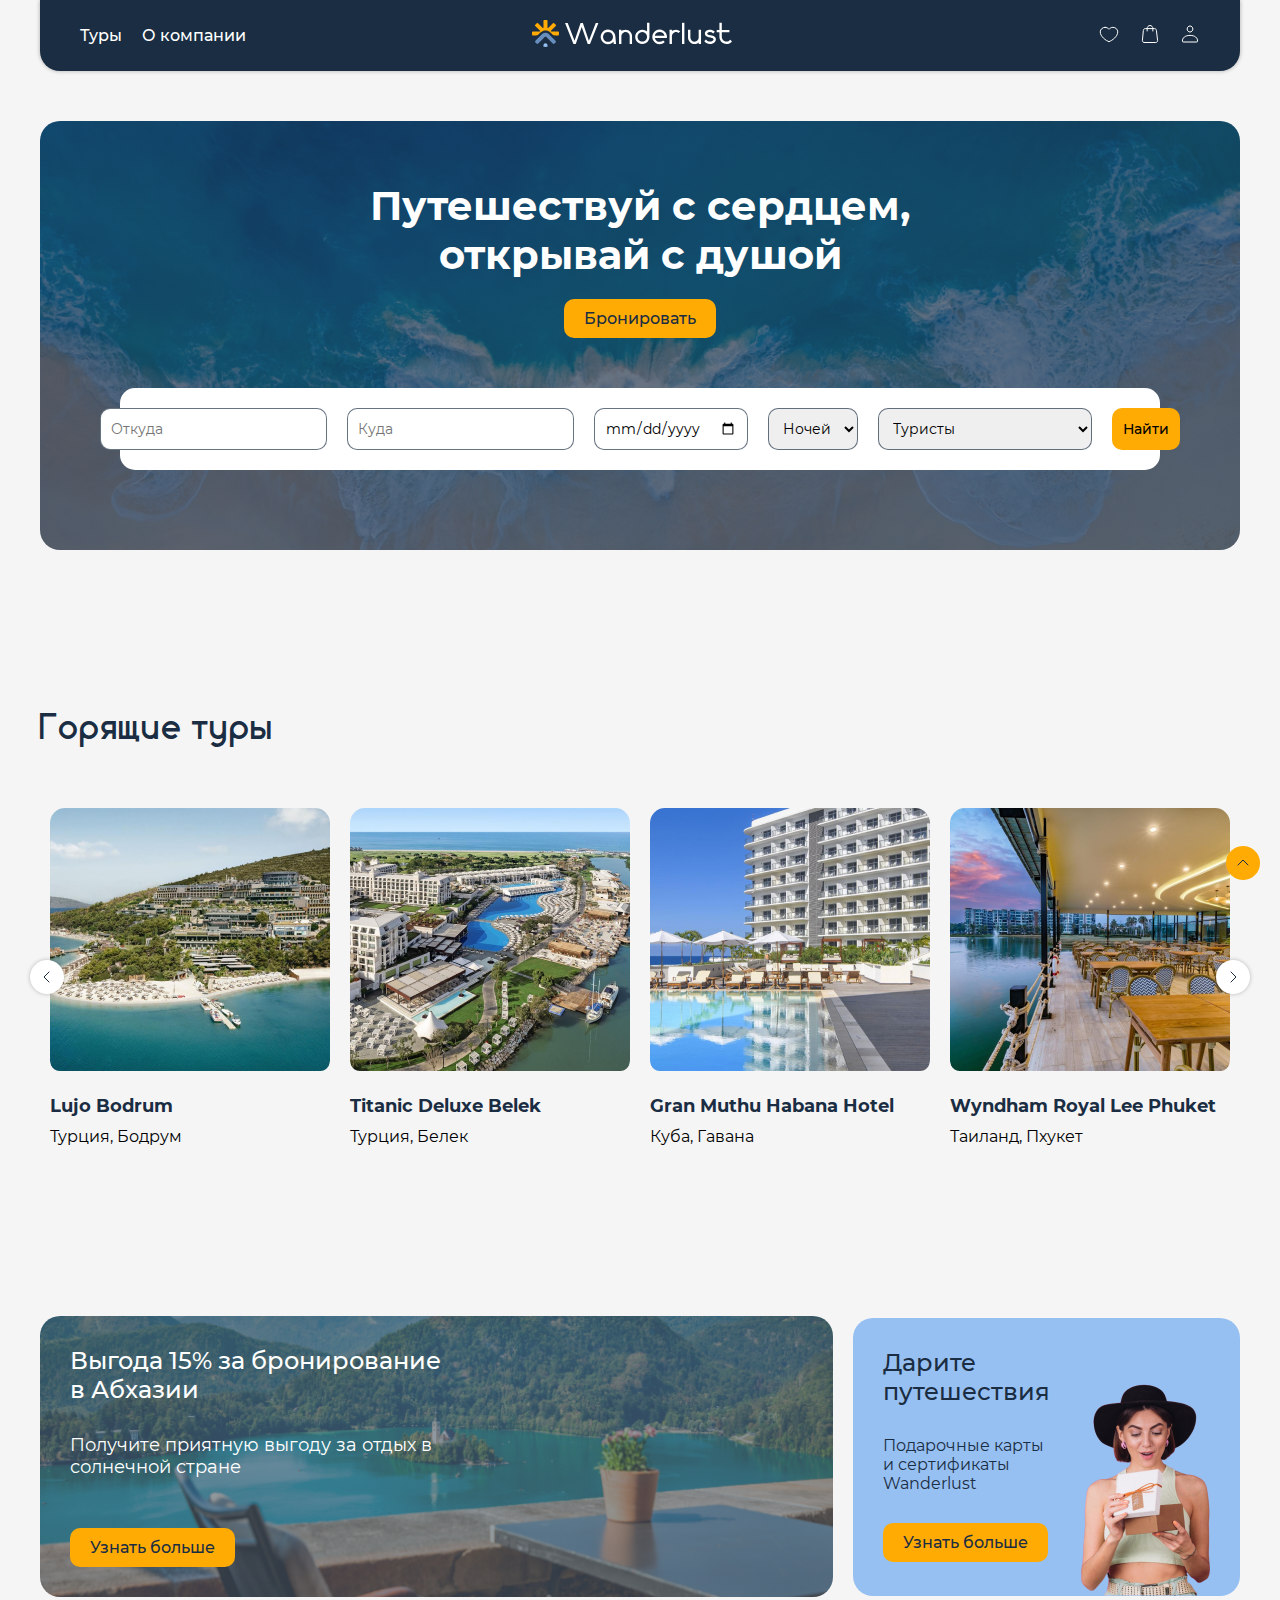
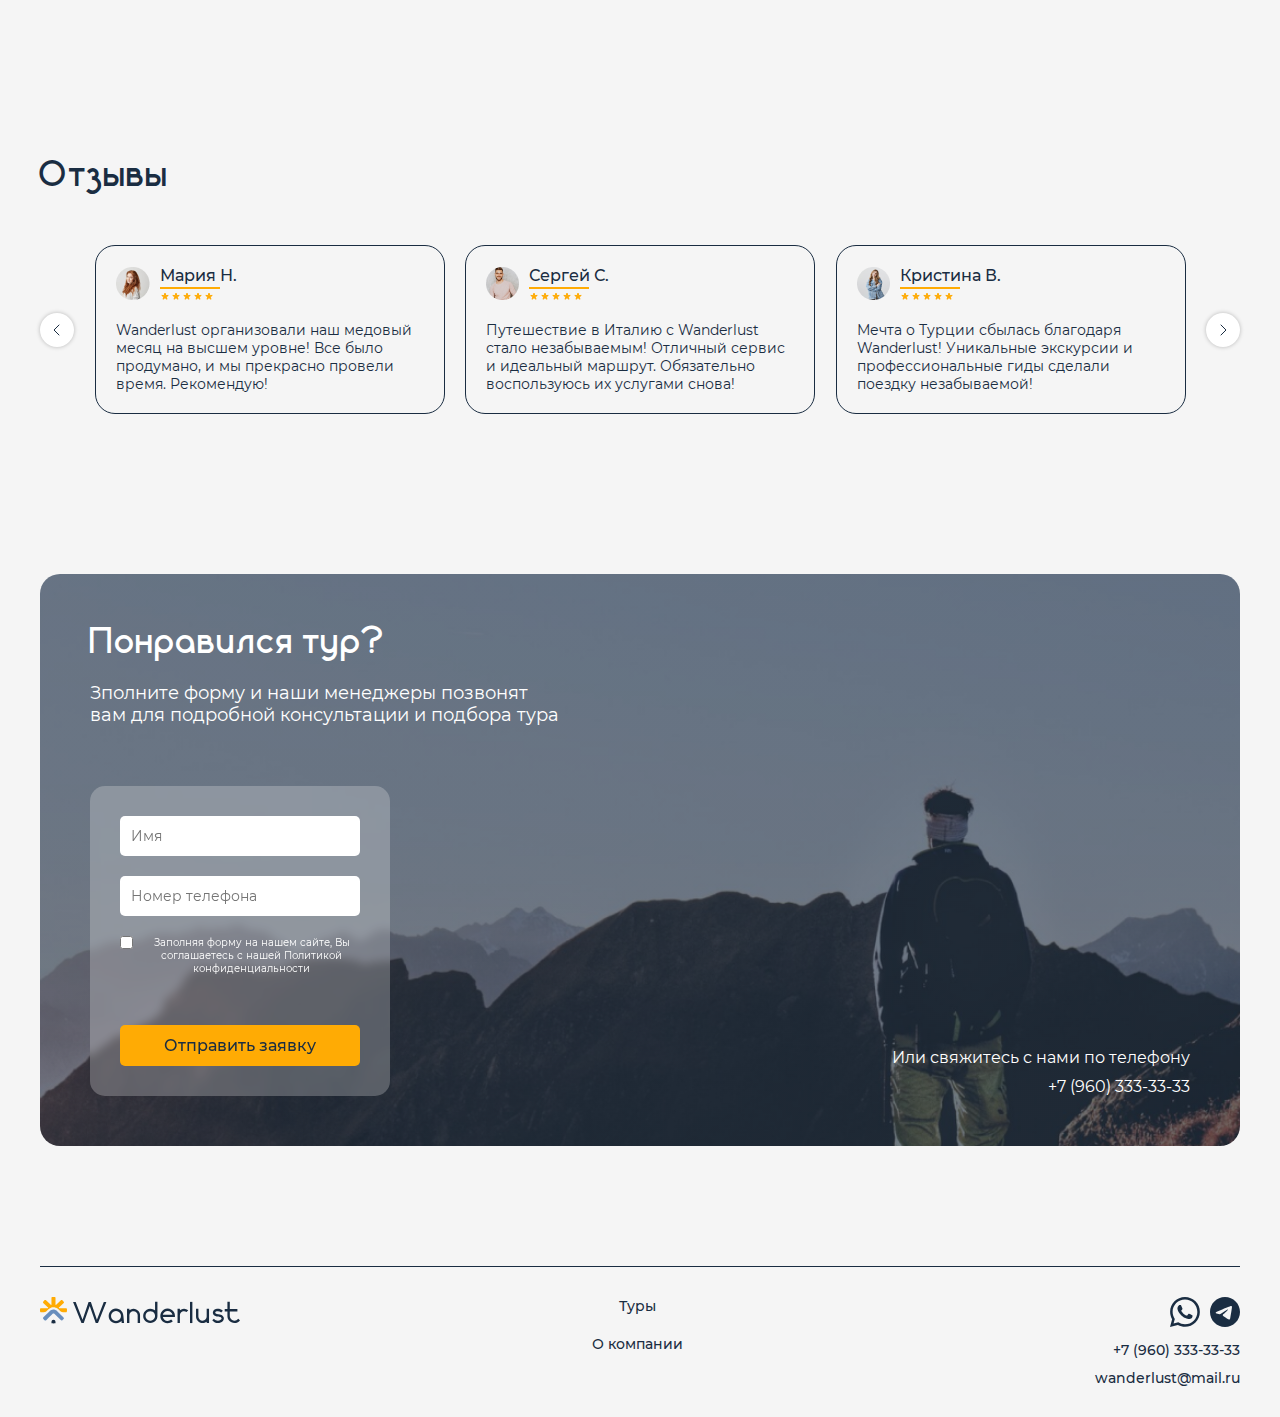
<file: index.html>
<!DOCTYPE html>
<html lang="en">

<head>
    <meta charset="UTF-8">
    <meta name="viewport" content="width=device-width, initial-scale=1.0">
    <title>Wanderlust турагенство</title>
    <link rel="stylesheet" href="assets/css/style.css">
    <link rel="shortcut icon" href="assets/logo/favicon.svg" type="image/x-icon">
</head>

<body>
    <!-- header start -->
    <div class="header-block">
        <header>
            <div class="header container">
                <input type="checkbox" id="burger">
                <label for="burger">
                    <span class="burger-icon"></span>
                </label>
                <div class="header-nav">
                    <nav>
                        <a href="catalog.html">Туры</a>
                        <a href="aboutCompany.html">О компании</a>
                    </nav>
                </div>

                <div class="logo">
                    <a href="#"><img src="assets/logo/logo.svg" alt=""></a>
                </div>
                <div class="btn-icons">
                    <a href="#"><img src="assets/image/icons/favourites.svg" alt=""></a>
                    <a href="#"><img src="assets/image/icons/basket.svg" alt=""></a>
                    <a href="authorization.html"><img src="assets/image/icons/profile.svg" alt=""></a>
                </div>
            </div>
        </header>
    </div>

    <!-- header end -->

    <!-- banner start -->
    <div class="banner-block">
        <div class="banner container">
            <h1>Путешествуй с сердцем,<br>открывай с душой</h1>
            <div class="btn">
                <a href="catalog.html">Бронировать</a>
            </div>
            <div class="form">
                <form>
                    <input type="text" name="" id="" placeholder="Откуда">
                    <input type="text" name="" id="" placeholder="Куда">
                    <input type="date" name="" id="" placeholder="Дата вылета">
                    <select aria-placeholder="Ночей">
                        <option value="">Ночей</option>
                        <option value="">до 5</option>
                        <option value="">5-7</option>
                        <option value="">от 7</option>
                    </select>
                    <select aria-placeholder="Туристы">
                        <option value="">Туристы</option>
                        <option value="">1 взрослый</option>
                        <option value="">2 взрослых</option>
                        <option value="">1 взрослый с ребенком</option>
                        <option value="">2 взрослых с ребенком</option>
                    </select>
                    <input type="submit" value="Найти">
                </form>
            </div>
        </div>
    </div>

    <!-- banner end -->

    <!-- lust minute tours start -->
    <div class="lust-minute-tours container">
        <h2 class="mt-160">Горящие туры</h2>
        <div class="lust-minute-tours-cards mt-50">

            <img src="assets/image/icons/arrow.svg" alt="" class="arrow-left">
            <div class="lust-minute-tours-card">
                <div class="card-img">
                    <img src="assets/image/lust_minute_tours/t1.png" alt="">
                </div>
                <h3>Lujo Bodrum</h3>
                <p>Турция, Бодрум</p>
            </div>

            <div class="lust-minute-tours-card card-2">
                <div class="card-img">
                    <img src="assets/image/lust_minute_tours/t2.png" alt="">
                </div>
                <h3>Titanic Deluxe Belek</h3>
                <p>Турция, Белек</p>
            </div>

            <div class="lust-minute-tours-card card-3">
                <div class="card-img">
                    <img src="assets/image/lust_minute_tours/t3.png" alt="">
                </div>
                <h3>Gran Muthu Habana Hotel</h3>
                <p>Куба, Гавана</p>
            </div>

            <div class="lust-minute-tours-card card-4">
                <div class="card-img">
                    <img src="assets/image/lust_minute_tours/t4.png" alt="">
                </div>
                <h3>Wyndham Royal Lee Phuket</h3>
                <p>Таиланд, Пхукет</p>
            </div>
            <img src="assets/image/icons/arrow.svg" alt="" class="arrow-right">
        </div>
    </div>
    <!-- lust minute tours end -->

    <!-- stocks start -->
    <div class="stocks container">
        <div class="stocks-left mt-160">
            <h3>Выгода 15% за бронирование в Абхазии</h3>
            <p>Получите приятную выгоду за отдых в солнечной стране</p>
            <div class="btn">
                <a href="#">Узнать больше</a>
            </div>
        </div>
        <div class="stocks-right mt-160">
            <div class="stocks-right-text">
                <h3>Дарите<br>
                    путешествия</h3>
                <p>Подарочные карты и сертификаты Wanderlust</p>
                <div class="btn">
                    <a href="#">Узнать больше</a>
                </div>
            </div>
            <img src="assets/image/stocks/stocks-2.png" alt="">
        </div>
    </div>
    <!-- stocks end -->

    <!-- reviews start -->
    <div class="reviews container">
        <h2 class="mt-160">Отзывы</h2>
        <div class="reviews-cards mt-50">
            <img src="assets/image/icons/arrow.svg" alt="" class="arrow-left">
            <div class="review-card">
                <div class="user">
                    <img src="assets/image/reviews/r1.png" alt="">
                    <div class="user-name">
                        <h3>Мария Н.</h3>
                        <hr>
                        <div class="stars">
                            <img src="assets/image/icons/Star.svg" alt="">
                            <img src="assets/image/icons/Star.svg" alt="">
                            <img src="assets/image/icons/Star.svg" alt="">
                            <img src="assets/image/icons/Star.svg" alt="">
                            <img src="assets/image/icons/Star.svg" alt="">
                        </div>
                    </div>
                </div>
                <p>Wanderlust организовали наш медовый месяц на высшем уровне! Все было продумано, и мы прекрасно
                    провели время. Рекомендую!</p>
            </div>
            <div class="review-card none">
                <div class="user">
                    <img src="assets/image/reviews/r2.png" alt="">
                    <div class="user-name">
                        <h3>Сергей С.</h3>
                        <hr>
                        <div class="stars">
                            <img src="assets/image/icons/Star.svg" alt="">
                            <img src="assets/image/icons/Star.svg" alt="">
                            <img src="assets/image/icons/Star.svg" alt="">
                            <img src="assets/image/icons/Star.svg" alt="">
                            <img src="assets/image/icons/Star.svg" alt="">
                        </div>
                    </div>
                </div>
                <p>Путешествие в Италию с Wanderlust стало незабываемым! Отличный сервис и идеальный маршрут.
                    Обязательно воспользуюсь их услугами снова!</p>
            </div>
            <div class="review-card none-2">
                <div class="user">
                    <img src="assets/image/reviews/r3.png" alt="">
                    <div class="user-name">
                        <h3>Кристина В.</h3>
                        <hr>
                        <div class="stars">
                            <img src="assets/image/icons/Star.svg" alt="">
                            <img src="assets/image/icons/Star.svg" alt="">
                            <img src="assets/image/icons/Star.svg" alt="">
                            <img src="assets/image/icons/Star.svg" alt="">
                            <img src="assets/image/icons/Star.svg" alt="">
                        </div>
                    </div>
                </div>
                <p>Мечта о Турции сбылась благодаря Wanderlust! Уникальные экскурсии и профессиональные гиды сделали
                    поездку незабываемой!</p>
            </div>
            <img src="assets/image/icons/arrow.svg" alt="" class="arrow-right">
        </div>
    </div>
    <!-- reviews end -->

    <!-- form start -->
    <div class="form-block-contact">
        <div class="form-block container">
            <div class="form-content-left">
                <h2>Понравился тур?</h2>
                <p>Зполните форму и наши менеджеры позвонят вам для подробной консультации и подбора тура</p>
                <form>
                    <input type="text" name="" id="name" placeholder="Имя">
                    <input type="tel" name="" id="" placeholder="Номер телефона">
                    <div class="checkbox">
                        <input type="checkbox" name="" id="">
                        <p>Заполняя форму на нашем сайте, Вы соглашаетесь с нашей Политикой конфиденциальности</p>
                    </div>
                    <input type="submit" value="Отправить заявку">
                </form>
            </div>
            <div class="form-content-right">
                <p>Или свяжитесь с нами по телефону</p>
                <a href="tel:+7 (960) 333-33-33">+7 (960) 333-33-33</a>
            </div>
        </div>
    </div>

    <!-- form end -->

    <!-- footer start -->
    <footer class="container">
        <div class="logo">
            <a href="#"><img src="assets/logo/logo-dark.svg" alt=""></a>
        </div>
        <nav>
            <a href="catalog.html">Туры</a>
            <a href="aboutCompany.html">О компании</a>
        </nav>
        <div class="contacts">
            <div class="social-icons">
                <a href="#">
                    <img src="assets/image/icons/whatsapp.svg" alt="">
                </a>
                <a href="#">
                    <img src="assets/image/icons/telegram.svg" alt="">
                </a>
            </div>
            <a href="tel:+7 (960) 333-33-33">+7 (960) 333-33-33</a>
            <a href="mailto:wanderlust@mail.ru">wanderlust@mail.ru</a>
        </div>
    </footer>
    <!-- footer end -->

    <!-- btn-up start -->
    <div class="btn-up">
        <a href="#"><img src="assets/image/icons/arrow.svg" alt=""></a>
    </div>
    <!-- btn-up end -->
</body>

</html>
</file>
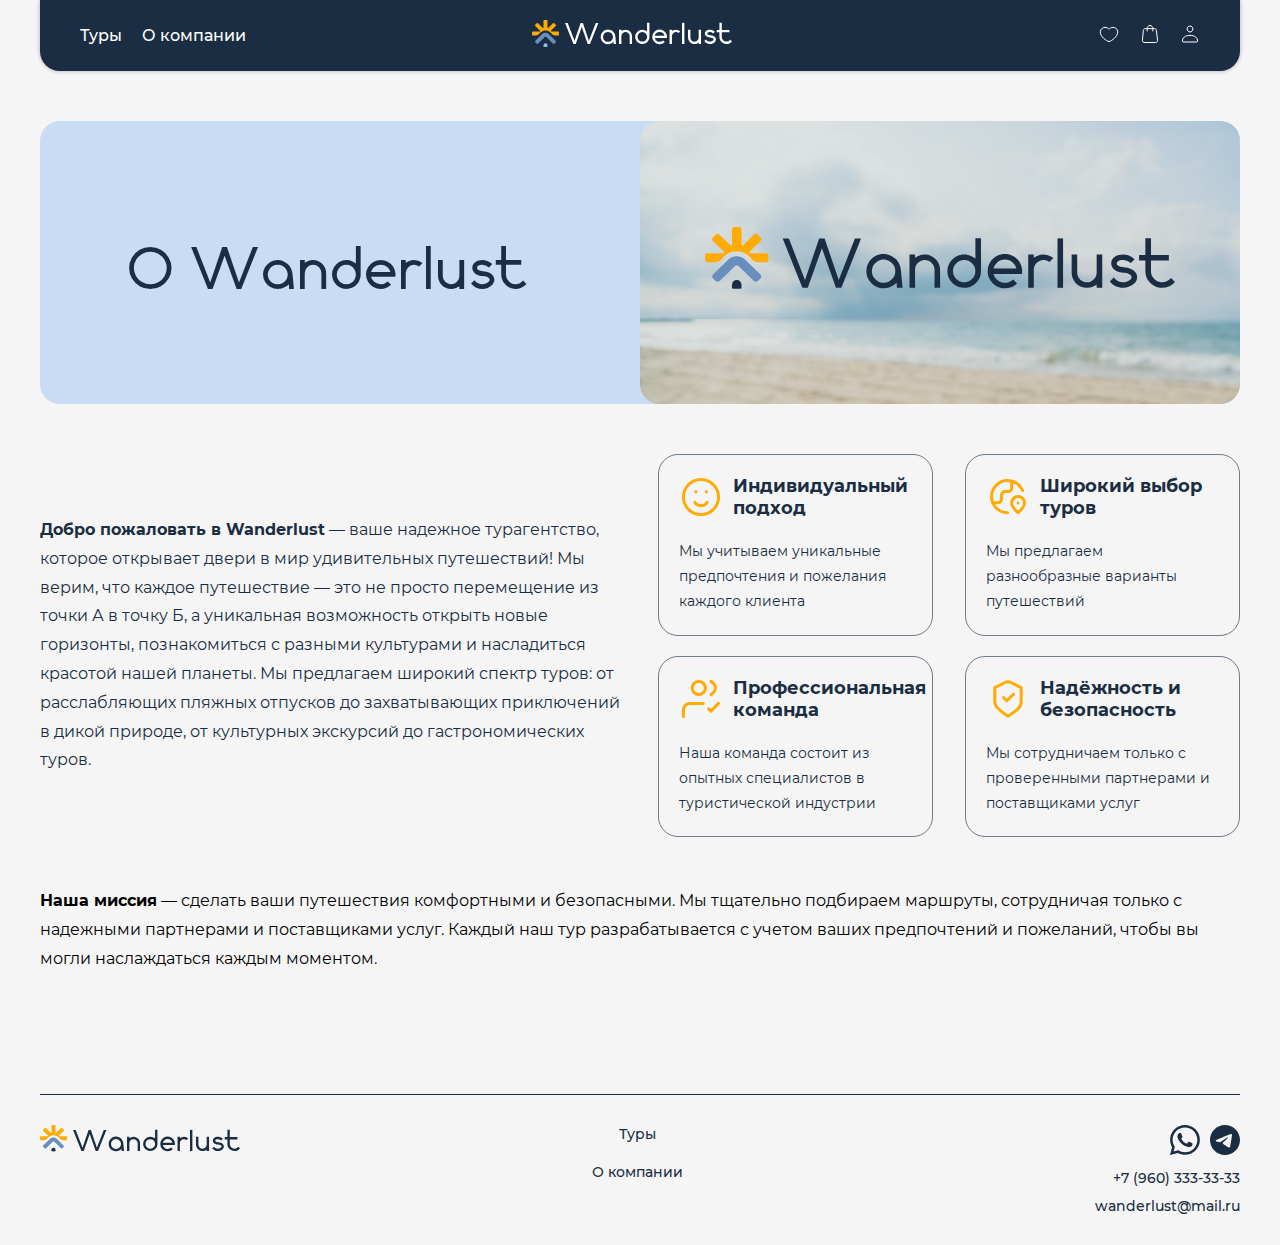
<file: aboutCompany.html>
<!DOCTYPE html>
<html lang="en">

<head>
    <meta charset="UTF-8">
    <meta name="viewport" content="width=device-width, initial-scale=1.0">
    <title>О компании Wanderlust</title>
    <link rel="stylesheet" href="assets/css/style.css">
    <link rel="shortcut icon" href="assets/logo/favicon.svg" type="image/x-icon">
</head>

<body>
    <!-- header start -->
    <header>
        <div class="header container">
            <nav>
                <a href="catalog.html">Туры</a>
                <a href="#">О компании</a>
            </nav>
            <div class="logo">
                <a href="index.html"><img src="assets/logo/logo.svg" alt=""></a>
            </div>
            <div class="btn-icons">
                <a href="#"><img src="assets/image/icons/favourites.svg" alt=""></a>
                <a href="#"><img src="assets/image/icons/basket.svg" alt=""></a>
                <a href="authorization.html"><img src="assets/image/icons/profile.svg" alt=""></a>
            </div>
        </div>
    </header>
    <!-- header end -->

    <!-- about company start -->
    <div class="about-company-block container">
        <div class="block-banner">
            <h1>О Wanderlust</h1>
            <div class="block-banner-img">
                <img src="assets/logo/logo-dark.svg" alt="">
            </div>
        </div>
        <div class="text-with-adv mt-50">
            <p><span>Добро пожаловать в Wanderlust</span> — ваше надежное турагентство, которое открывает двери в мир
                удивительных путешествий! Мы верим, что каждое путешествие — это не просто перемещение из точки А в
                точку Б, а уникальная возможность открыть новые горизонты, познакомиться с разными культурами и
                насладиться красотой нашей планеты. Мы предлагаем широкий спектр туров: от расслабляющих пляжных
                отпусков до захватывающих приключений в дикой природе, от культурных экскурсий до гастрономических
                туров.
            </p>
            <div class="adv">
                <div class="adv-card">
                    <div class="adv-title">
                        <img src="assets/image/adv_icons/a1.svg" alt="">
                        <h3>Индивидуальный подход</h3>
                    </div>
                    <p>Мы учитываем уникальные предпочтения и пожелания каждого клиента</p>
                </div>
                <div class="adv-card">
                    <div class="adv-title">
                        <img src="assets/image/adv_icons/a2.svg" alt="">
                        <h3>Широкий выбор туров</h3>
                    </div>
                    <p>Мы предлагаем разнообразные варианты путешествий</p>
                </div>
                <div class="adv-card">
                    <div class="adv-title">
                        <img src="assets/image/adv_icons/a3.svg" alt="">
                        <h3>Профессиональная команда</h3>
                    </div>
                    <p>Наша команда состоит из опытных специалистов в туристической индустрии</p>
                </div>
                <div class="adv-card">
                    <div class="adv-title">
                        <img src="assets/image/adv_icons/a4.svg" alt="">
                        <h3>Надёжность и безопасность</h3>
                    </div>
                    <p>Мы сотрудничаем только с проверенными партнерами и поставщиками услуг</p>
                </div>
            </div>
        </div>
        <p class="text-bottom mt-50"><span>Наша миссия</span> — сделать ваши путешествия комфортными и безопасными. Мы
            тщательно
            подбираем
            маршруты, сотрудничая только с надежными партнерами и поставщиками услуг. Каждый наш тур разрабатывается с
            учетом ваших предпочтений и пожеланий, чтобы вы могли наслаждаться каждым моментом.</p>
    </div>
    <!-- about company end -->

    <!-- footer start -->
    <footer class="container">
        <div class="logo">
            <a href="index.html"><img src="assets/logo/logo-dark.svg" alt=""></a>
        </div>
        <nav>
            <a href="catalog.html">Туры</a>
            <a href="#">О компании</a>
        </nav>
        <div class="contacts">
            <div class="social-icons">
                <a href="#">
                    <img src="assets/image/icons/whatsapp.svg" alt="">
                </a>
                <a href="#">
                    <img src="assets/image/icons/telegram.svg" alt="">
                </a>
            </div>
            <a href="tel:+7 (960) 333-33-33">+7 (960) 333-33-33</a>
            <a href="mailto:wanderlust@mail.ru">wanderlust@mail.ru</a>
        </div>
    </footer>
    <!-- footer end -->
</body>

</html>
</file>
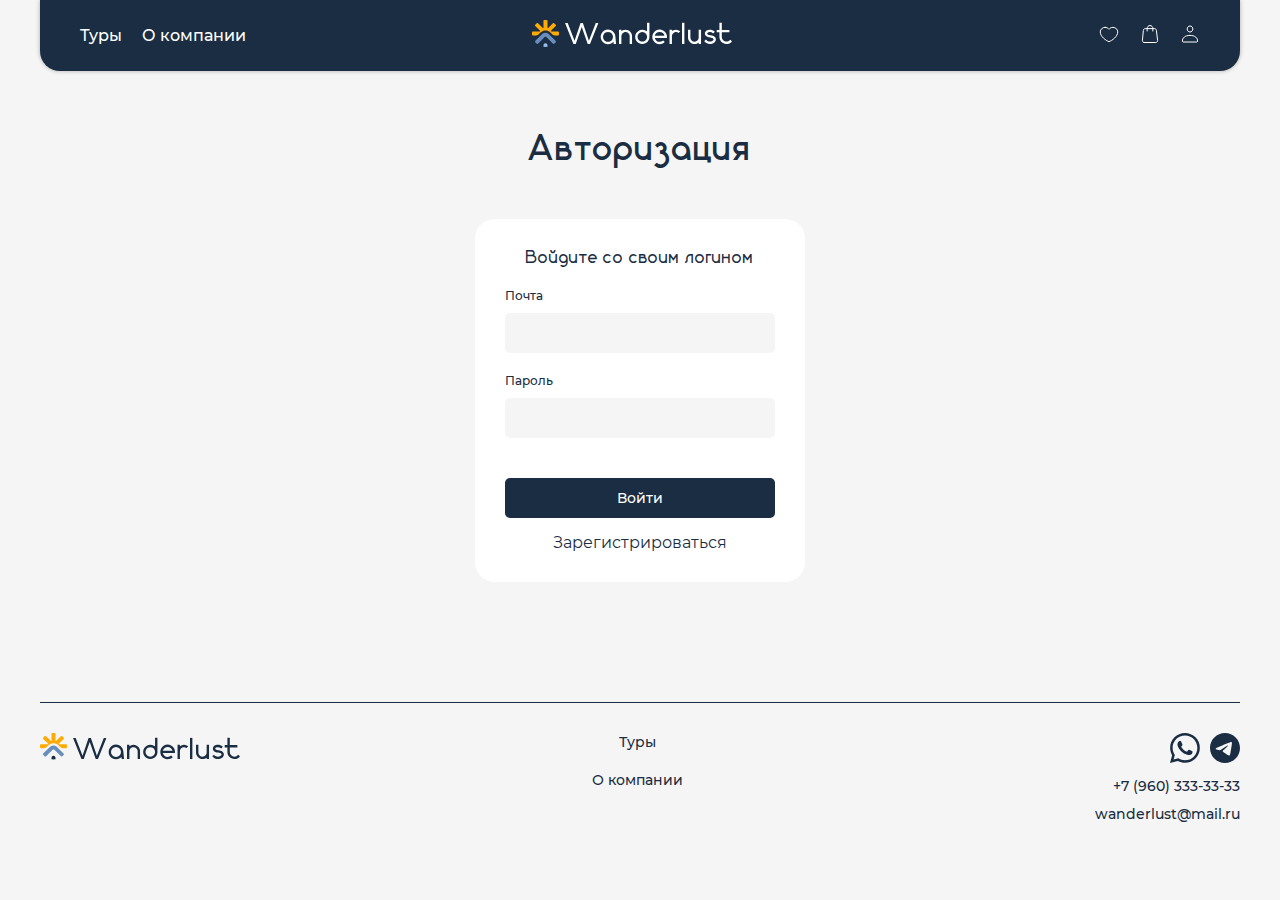
<file: authorization.html>
<!DOCTYPE html>
<html lang="en">

<head>
    <meta charset="UTF-8">
    <meta name="viewport" content="width=device-width, initial-scale=1.0">
    <title>О компании Wanderlust</title>
    <link rel="stylesheet" href="assets/css/style.css">
    <link rel="shortcut icon" href="assets/logo/favicon.svg" type="image/x-icon">
</head>

<body>
    <!-- header start -->
    <header>
        <div class="header container">
            <nav>
                <a href="catalog.html">Туры</a>
                <a href="aboutCompany.html">О компании</a>
            </nav>
            <div class="logo">
                <a href="index.html"><img src="assets/logo/logo.svg" alt=""></a>
            </div>
            <div class="btn-icons">
                <a href="#"><img src="assets/image/icons/favourites.svg" alt=""></a>
                <a href="#"><img src="assets/image/icons/basket.svg" alt=""></a>
                <a href="#"><img src="assets/image/icons/profile.svg" alt=""></a>
            </div>
        </div>
    </header>
    <!-- header end -->

    <!-- authorization form start -->
    <div class="authorization container">
        <h2>Авторизация</h2>
        <div class="authorization-form">
            <h3>Войдите со своим логином</h3>
            <label for="">Почта</label>
            <input type="email" name="" id="">
            <label for="">Пароль</label>
            <input type="password" name="" id="">
            <input type="submit" value="Войти">
            <a href="registration.html">Зарегистрироваться</a>
        </div>
    </div>
    <!-- authorization form end -->

    <!-- footer start -->
    <footer class="container">
        <div class="logo">
            <a href="index.html"><img src="assets/logo/logo-dark.svg" alt=""></a>
        </div>
        <nav>
            <a href="catalog.html">Туры</a>
            <a href="aboutCompany.html">О компании</a>
        </nav>
        <div class="contacts">
            <div class="social-icons">
                <a href="#">
                    <img src="assets/image/icons/whatsapp.svg" alt="">
                </a>
                <a href="#">
                    <img src="assets/image/icons/telegram.svg" alt="">
                </a>
            </div>
            <a href="tel:+7 (960) 333-33-33">+7 (960) 333-33-33</a>
            <a href="mailto:wanderlust@mail.ru">wanderlust@mail.ru</a>
        </div>
    </footer>
    <!-- footer end -->
</body>

</html>
</file>
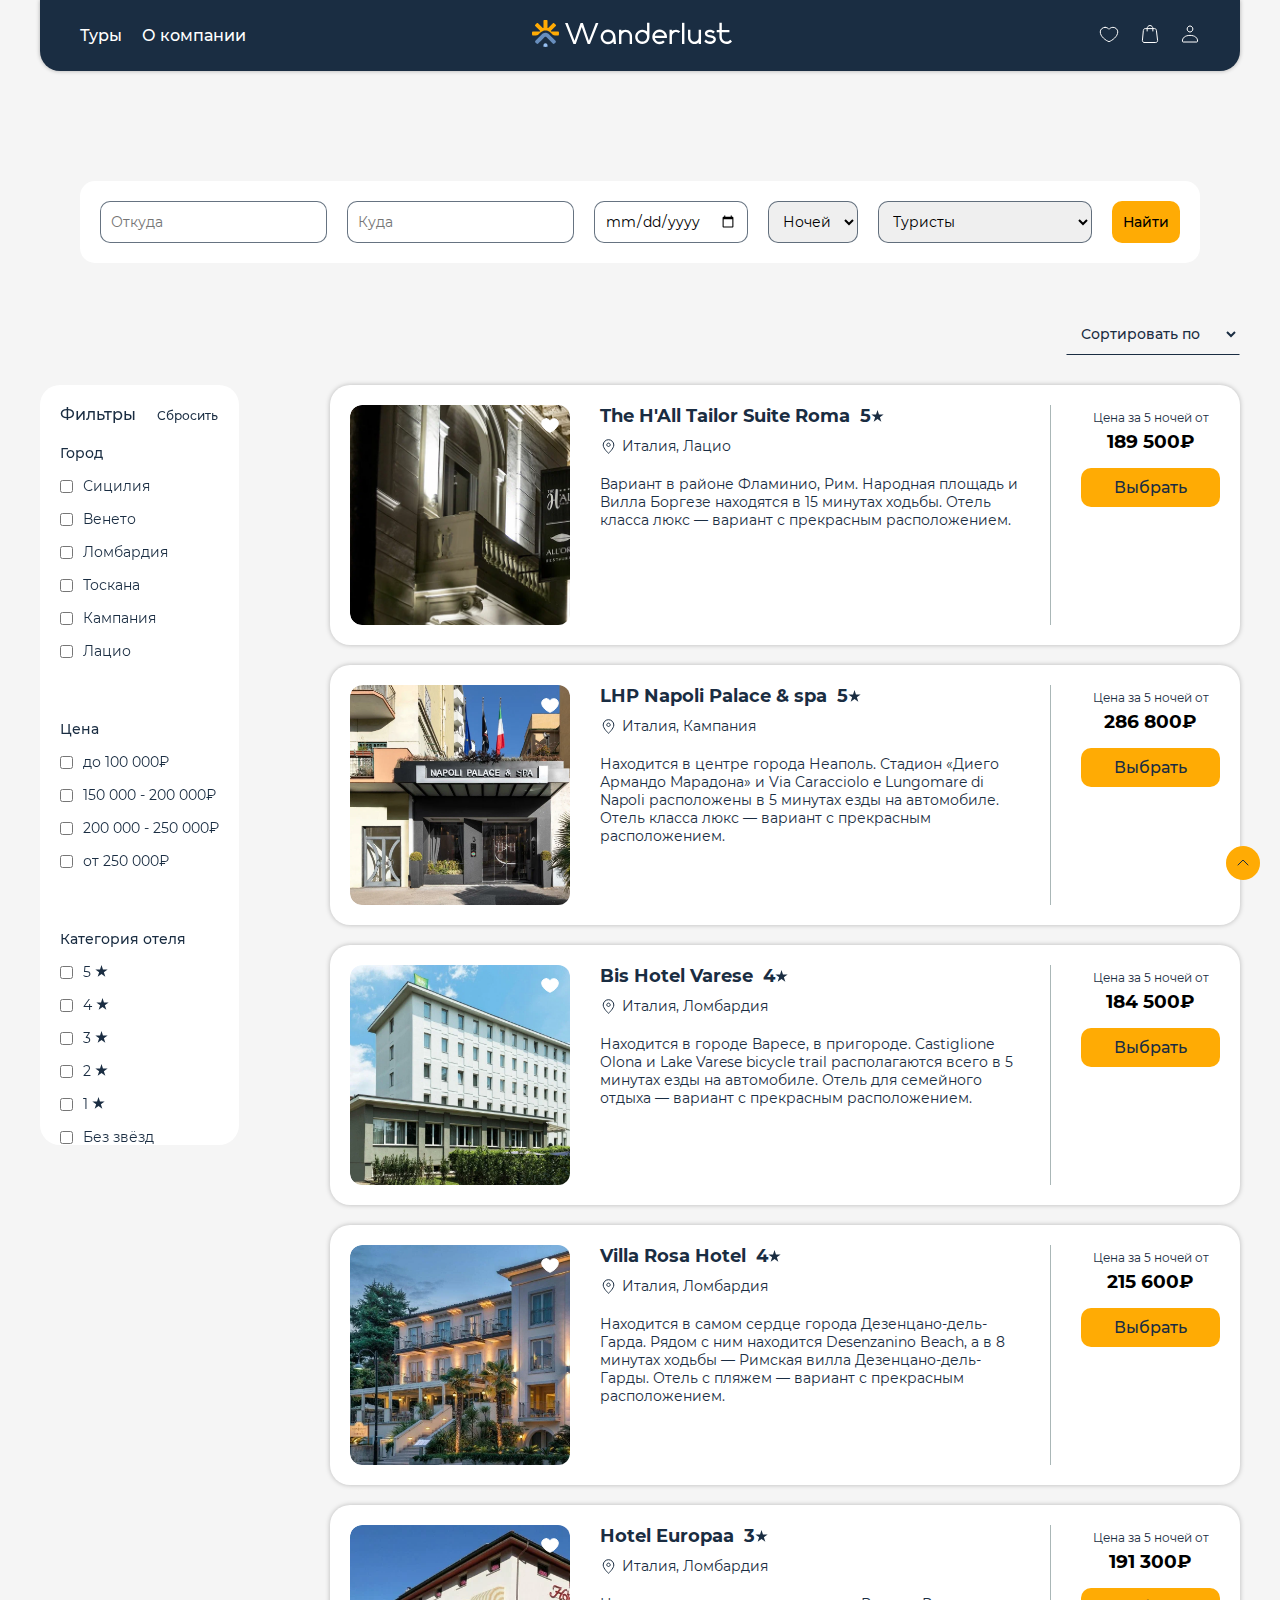
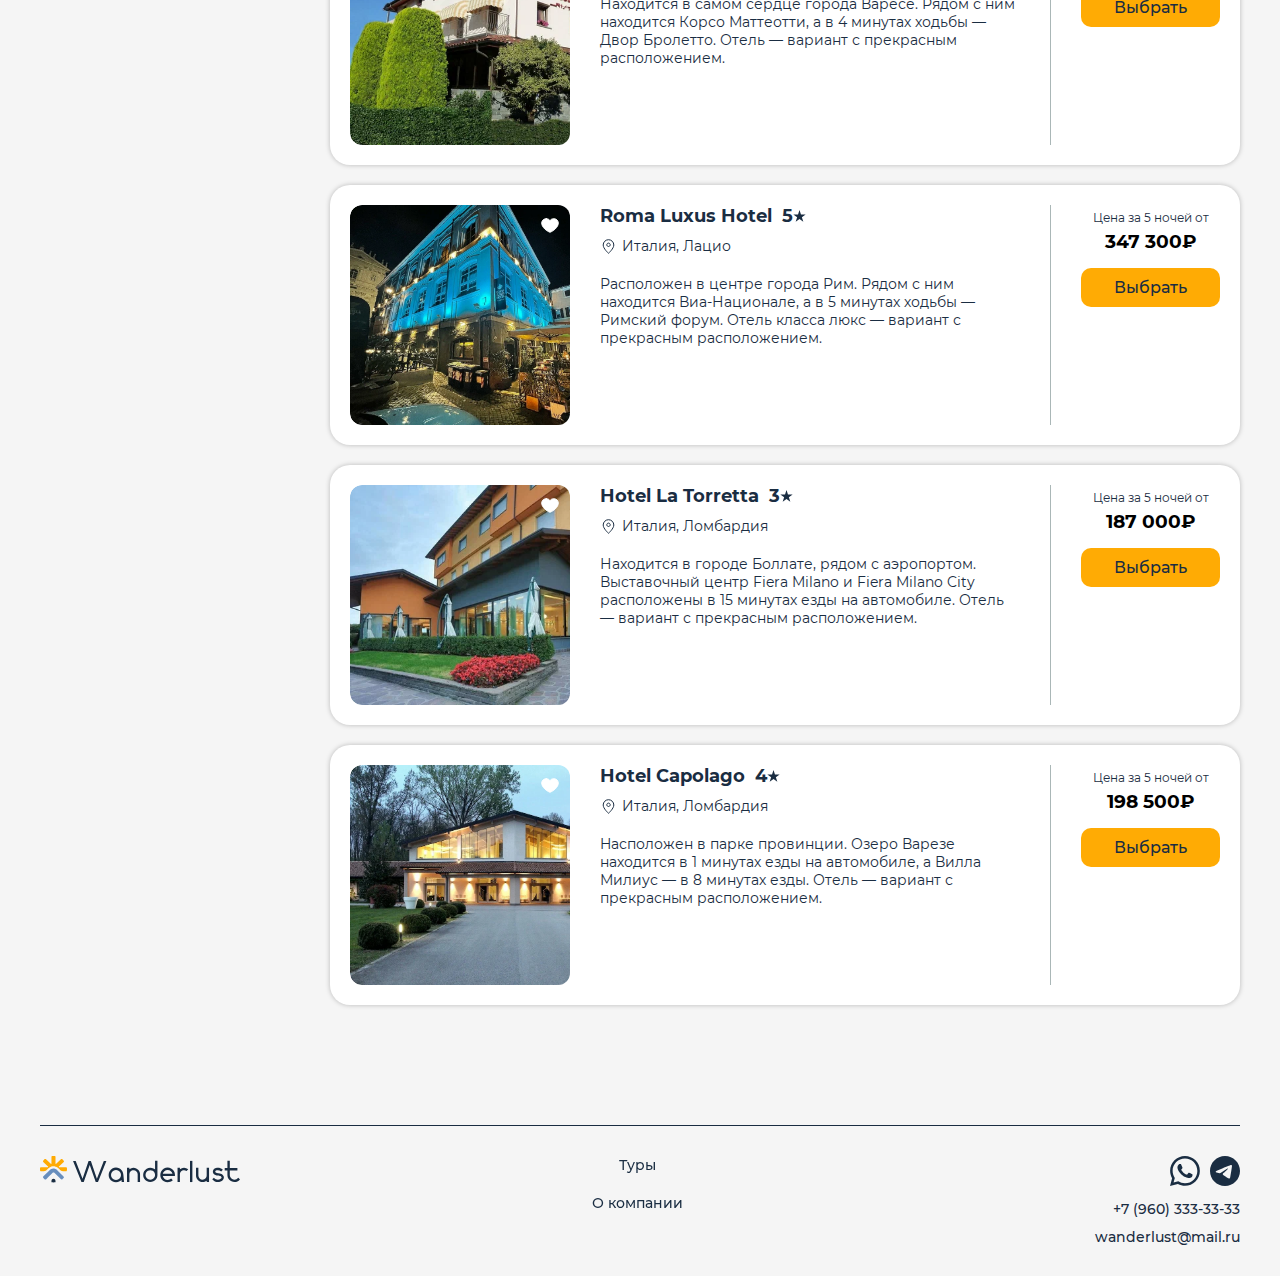
<file: catalog.html>
<!DOCTYPE html>
<html lang="en">

<head>
    <meta charset="UTF-8">
    <meta name="viewport" content="width=device-width, initial-scale=1.0">
    <title>Wanderlust туры</title>
    <link rel="stylesheet" href="assets/css/style.css">
    <link rel="shortcut icon" href="assets/logo/favicon.svg" type="image/x-icon">
</head>

<body>
    <!-- header start -->
    <header>
        <div class="header container">
            <nav>
                <a href="#">Туры</a>
                <a href="aboutCompany.html">О компании</a>
            </nav>
            <div class="logo">
                <a href="index.html"><img src="assets/logo/logo.svg" alt=""></a>
            </div>
            <div class="btn-icons">
                <a href="#"><img src="assets/image/icons/favourites.svg" alt=""></a>
                <a href="#"><img src="assets/image/icons/basket.svg" alt=""></a>
                <a href="authorization.html"><img src="assets/image/icons/profile.svg" alt=""></a>
            </div>
        </div>
    </header>
    <!-- header end -->

    <!-- search form start -->
    <div class="catalog-form container">
        <form>
            <input type="text" name="" id="" placeholder="Откуда">
            <input type="text" name="" id="" placeholder="Куда">
            <input type="date" name="" id="" placeholder="Дата вылета">
            <select aria-placeholder="Ночей">
                <option value="">Ночей</option>
                <option value="">до 5</option>
                <option value="">5-7</option>
                <option value="">от 7</option>
            </select>
            <select aria-placeholder="Туристы">
                <option value="">Туристы</option>
                <option value="">1 взрослый</option>
                <option value="">2 взрослых</option>
                <option value="">1 взрослый с ребенком</option>
                <option value="">2 взрослых с ребенком</option>
            </select>
            <input type="submit" value="Найти">
        </form>
    </div>
    <!-- search form end -->

    <!-- catalog start -->
    <div class="catalog container">
        <div class="catalog-sorti">
            <select name="" id="">
                <option value="">Сортировать по</option>
                <option value="">По цене</option>
                <option value="">По популярности</option>
                <option value="">По рейтингу</option>
            </select>
        </div>
        <div class="catalog-cards-and-filter">
            <div class="catalog-filter">
                <div class="catalog-filter-title">
                    <p>Фильтры</p>
                    <button>Сбросить</button>
                </div>
                <div class="filter-item">
                    <h3>Город</h3>
                    <div class="checkbox-filter">
                        <input type="checkbox" name="" id="">
                        <p>Сицилия</p>
                    </div>
                    <div class="checkbox-filter">
                        <input type="checkbox" name="" id="">
                        <p>Венето</p>
                    </div>
                    <div class="checkbox-filter">
                        <input type="checkbox" name="" id="">
                        <p>Ломбардия</p>
                    </div>
                    <div class="checkbox-filter">
                        <input type="checkbox" name="" id="">
                        <p>Тоскана</p>
                    </div>
                    <div class="checkbox-filter">
                        <input type="checkbox" name="" id="">
                        <p>Кампания</p>
                    </div>
                    <div class="checkbox-filter">
                        <input type="checkbox" name="" id="">
                        <p>Лацио</p>
                    </div>
                </div>
                <div class="filter-item">
                    <h3>Цена</h3>
                    <div class="checkbox-filter">
                        <input type="checkbox" name="" id="">
                        <p>до 100 000₽</p>
                    </div>
                    <div class="checkbox-filter">
                        <input type="checkbox" name="" id="">
                        <p>150 000 - 200 000₽</p>
                    </div>
                    <div class="checkbox-filter">
                        <input type="checkbox" name="" id="">
                        <p>200 000 - 250 000₽</p>
                    </div>
                    <div class="checkbox-filter">
                        <input type="checkbox" name="" id="">
                        <p>от 250 000₽</p>
                    </div>
                </div>
                <div class="filter-item">
                    <h3>Категория отеля</h3>
                    <div class="checkbox-filter">
                        <input type="checkbox" name="" id="">
                        <p>5 <img src="assets/image/icons/Star-dark.svg" alt=""></p>
                    </div>
                    <div class="checkbox-filter">
                        <input type="checkbox" name="" id="">
                        <p>4 <img src="assets/image/icons/Star-dark.svg" alt=""></p>
                    </div>
                    <div class="checkbox-filter">
                        <input type="checkbox" name="" id="">
                        <p>3 <img src="assets/image/icons/Star-dark.svg" alt=""></p>
                    </div>
                    <div class="checkbox-filter">
                        <input type="checkbox" name="" id="">
                        <p>2 <img src="assets/image/icons/Star-dark.svg" alt=""></p>
                    </div>
                    <div class="checkbox-filter">
                        <input type="checkbox" name="" id="">
                        <p>1 <img src="assets/image/icons/Star-dark.svg" alt=""></p>
                    </div>
                    <div class="checkbox-filter">
                        <input type="checkbox" name="" id="">
                        <p>Без звёзд</p>
                    </div>
                </div>
            </div>

            <div class="catalog-cards">
                <div class="tour-card">
                    <div class="img-tour">
                        <img src="assets/image/tours/t1.png" alt="">
                        <div class="favourite-tour-icons">
                            <img src="assets/image/icons/favourite-total-white.svg" alt="">
                        </div>
                    </div>
                    <div class="tour-info">
                        <div class="tour-name">
                            <h3>The H'All Tailor Suite Roma</h3>
                            <div class="reiting">
                                <h3>5<img src="assets/image/icons/Star-dark.svg" alt=""></h3>
                            </div>
                        </div>
                        <div class="tour-location">
                            <img src="assets/image/icons/location.svg" alt="">
                            <p>Италия, Лацио</p>
                        </div>
                        <div class="tour-text">
                            <p>Вариант в районе Фламинио, Рим. Народная площадь и Вилла Боргезе находятся в 15 минутах
                                ходьбы. Отель класса люкс — вариант с прекрасным расположением.</p>
                        </div>
                    </div>
                    <div class="tour-price-and-btn">
                        <p>Цена за 5 ночей от</p>
                        <h3>189 500₽</h3>
                        <div class="btn">
                            <a href="tourPage.html">Выбрать</a>
                        </div>
                    </div>
                </div>

                <div class="tour-card">
                    <div class="img-tour">
                        <img src="assets/image/tours/t2.webp" alt="">
                        <div class="favourite-tour-icons">
                            <img src="assets/image/icons/favourite-total-white.svg" alt="">
                        </div>
                    </div>
                    <div class="tour-info">
                        <div class="tour-name">
                            <h3>LHP Napoli Palace & spa</h3>
                            <div class="reiting">
                                <h3>5<img src="assets/image/icons/Star-dark.svg" alt=""></h3>
                            </div>
                        </div>
                        <div class="tour-location">
                            <img src="assets/image/icons/location.svg" alt="">
                            <p>Италия, Кампания</p>
                        </div>
                        <div class="tour-text">
                            <p>Находится в центре города Неаполь. Стадион «Диего Армандо Марадона» и Via Caracciolo e
                                Lungomare di Napoli расположены в 5 минутах езды на автомобиле. Отель класса люкс —
                                вариант с прекрасным расположением.</p>
                        </div>
                    </div>
                    <div class="tour-price-and-btn">
                        <p>Цена за 5 ночей от</p>
                        <h3>286 800₽</h3>
                        <div class="btn">
                            <a href="#">Выбрать</a>
                        </div>
                    </div>
                </div>

                <div class="tour-card">
                    <div class="img-tour">
                        <img src="assets/image/tours/t3.webp" alt="">
                        <div class="favourite-tour-icons">
                            <img src="assets/image/icons/favourite-total-white.svg" alt="">
                        </div>
                    </div>
                    <div class="tour-info">
                        <div class="tour-name">
                            <h3>Bis Hotel Varese</h3>
                            <div class="reiting">
                                <h3>4<img src="assets/image/icons/Star-dark.svg" alt=""></h3>
                            </div>
                        </div>
                        <div class="tour-location">
                            <img src="assets/image/icons/location.svg" alt="">
                            <p>Италия, Ломбардия</p>
                        </div>
                        <div class="tour-text">
                            <p>Находится в городе Варесе, в пригороде. Castiglione Olona и Lake Varese bicycle trail
                                располагаются всего в 5 минутах езды на автомобиле. Отель для семейного отдыха — вариант
                                с прекрасным расположением.</p>
                        </div>
                    </div>
                    <div class="tour-price-and-btn">
                        <p>Цена за 5 ночей от</p>
                        <h3>184 500₽</h3>
                        <div class="btn">
                            <a href="#">Выбрать</a>
                        </div>
                    </div>
                </div>

                <div class="tour-card">
                    <div class="img-tour">
                        <img src="assets/image/tours/t4.webp" alt="">
                        <div class="favourite-tour-icons">
                            <img src="assets/image/icons/favourite-total-white.svg" alt="">
                        </div>
                    </div>
                    <div class="tour-info">
                        <div class="tour-name">
                            <h3>Villa Rosa Hotel</h3>
                            <div class="reiting">
                                <h3>4<img src="assets/image/icons/Star-dark.svg" alt=""></h3>
                            </div>
                        </div>
                        <div class="tour-location">
                            <img src="assets/image/icons/location.svg" alt="">
                            <p>Италия, Ломбардия</p>
                        </div>
                        <div class="tour-text">
                            <p>Находится в самом сердце города Дезенцано-дель-Гарда. Рядом с ним находится Desenzanino
                                Beach, а в 8 минутах ходьбы — Римская вилла Дезенцано-дель-Гарды. Отель с пляжем —
                                вариант с прекрасным расположением.</p>
                        </div>
                    </div>
                    <div class="tour-price-and-btn">
                        <p>Цена за 5 ночей от</p>
                        <h3>215 600₽</h3>
                        <div class="btn">
                            <a href="#">Выбрать</a>
                        </div>
                    </div>
                </div>

                <div class="tour-card">
                    <div class="img-tour">
                        <img src="assets/image/tours/t5.webp" alt="">
                        <div class="favourite-tour-icons">
                            <img src="assets/image/icons/favourite-total-white.svg" alt="">
                        </div>
                    </div>
                    <div class="tour-info">
                        <div class="tour-name">
                            <h3>Hotel Europaa</h3>
                            <div class="reiting">
                                <h3>3<img src="assets/image/icons/Star-dark.svg" alt=""></h3>
                            </div>
                        </div>
                        <div class="tour-location">
                            <img src="assets/image/icons/location.svg" alt="">
                            <p>Италия, Ломбардия</p>
                        </div>
                        <div class="tour-text">
                            <p>Находится в самом сердце города Варесе. Рядом с ним находится Корсо Маттеотти, а в 4
                                минутах ходьбы — Двор Бролетто. Отель — вариант с прекрасным расположением.</p>
                        </div>
                    </div>
                    <div class="tour-price-and-btn">
                        <p>Цена за 5 ночей от</p>
                        <h3>191 300₽</h3>
                        <div class="btn">
                            <a href="#">Выбрать</a>
                        </div>
                    </div>
                </div>

                <div class="tour-card">
                    <div class="img-tour">
                        <img src="assets/image/tours/t6.webp" alt="">
                        <div class="favourite-tour-icons">
                            <img src="assets/image/icons/favourite-total-white.svg" alt="">
                        </div>
                    </div>
                    <div class="tour-info">
                        <div class="tour-name">
                            <h3>Roma Luxus Hotel</h3>
                            <div class="reiting">
                                <h3>5<img src="assets/image/icons/Star-dark.svg" alt=""></h3>
                            </div>
                        </div>
                        <div class="tour-location">
                            <img src="assets/image/icons/location.svg" alt="">
                            <p>Италия, Лацио</p>
                        </div>
                        <div class="tour-text">
                            <p>Расположен в центре города Рим. Рядом с ним находится Виа-Национале, а в 5 минутах ходьбы
                                — Римский форум. Отель класса люкс — вариант с прекрасным расположением.</p>
                        </div>
                    </div>
                    <div class="tour-price-and-btn">
                        <p>Цена за 5 ночей от</p>
                        <h3>347 300₽</h3>
                        <div class="btn">
                            <a href="#">Выбрать</a>
                        </div>
                    </div>
                </div>

                <div class="tour-card">
                    <div class="img-tour">
                        <img src="assets/image/tours/t7.webp" alt="">
                        <div class="favourite-tour-icons">
                            <img src="assets/image/icons/favourite-total-white.svg" alt="">
                        </div>
                    </div>
                    <div class="tour-info">
                        <div class="tour-name">
                            <h3>Hotel La Torretta</h3>
                            <div class="reiting">
                                <h3>3<img src="assets/image/icons/Star-dark.svg" alt=""></h3>
                            </div>
                        </div>
                        <div class="tour-location">
                            <img src="assets/image/icons/location.svg" alt="">
                            <p>Италия, Ломбардия</p>
                        </div>
                        <div class="tour-text">
                            <p>Находится в городе Боллате, рядом с аэропортом. Выставочный центр Fiera Milano и Fiera
                                Milano City расположены в 15 минутах езды на автомобиле. Отель — вариант с прекрасным
                                расположением.</p>
                        </div>
                    </div>
                    <div class="tour-price-and-btn">
                        <p>Цена за 5 ночей от</p>
                        <h3>187 000₽</h3>
                        <div class="btn">
                            <a href="#">Выбрать</a>
                        </div>
                    </div>
                </div>

                <div class="tour-card">
                    <div class="img-tour">
                        <img src="assets/image/tours/t8.webp" alt="">
                        <div class="favourite-tour-icons">
                            <img src="assets/image/icons/favourite-total-white.svg" alt="">
                        </div>
                    </div>
                    <div class="tour-info">
                        <div class="tour-name">
                            <h3>Hotel Capolago
                            </h3>
                            <div class="reiting">
                                <h3>4<img src="assets/image/icons/Star-dark.svg" alt=""></h3>
                            </div>
                        </div>
                        <div class="tour-location">
                            <img src="assets/image/icons/location.svg" alt="">
                            <p>Италия, Ломбардия</p>
                        </div>
                        <div class="tour-text">
                            <p>Hасположен в парке провинции. Озеро Варезе находится в 1 минутах езды на автомобиле, а
                                Вилла Милиус — в 8 минутах езды. Отель — вариант с прекрасным расположением.</p>
                        </div>
                    </div>
                    <div class="tour-price-and-btn">
                        <p>Цена за 5 ночей от</p>
                        <h3>198 500₽</h3>
                        <div class="btn">
                            <a href="#">Выбрать</a>
                        </div>
                    </div>
                </div>
            </div>
        </div>
    </div>
    <!-- catalog end -->

    <!-- footer start -->
    <footer class="container">
        <div class="logo">
            <a href="index.html"><img src="assets/logo/logo-dark.svg" alt=""></a>
        </div>
        <nav>
            <a href="#">Туры</a>
            <a href="aboutCompany.html">О компании</a>
        </nav>
        <div class="contacts">
            <div class="social-icons">
                <a href="#">
                    <img src="assets/image/icons/whatsapp.svg" alt="">
                </a>
                <a href="#">
                    <img src="assets/image/icons/telegram.svg" alt="">
                </a>
            </div>
            <a href="tel:+7 (960) 333-33-33">+7 (960) 333-33-33</a>
            <a href="mailto:wanderlust@mail.ru">wanderlust@mail.ru</a>
        </div>
    </footer>
    <!-- footer end -->

    <!-- btn-up start -->
    <div class="btn-up">
        <a href="#"><img src="assets/image/icons/arrow.svg" alt=""></a>
    </div>
    <!-- btn-up end -->
</body>

</html>
</file>
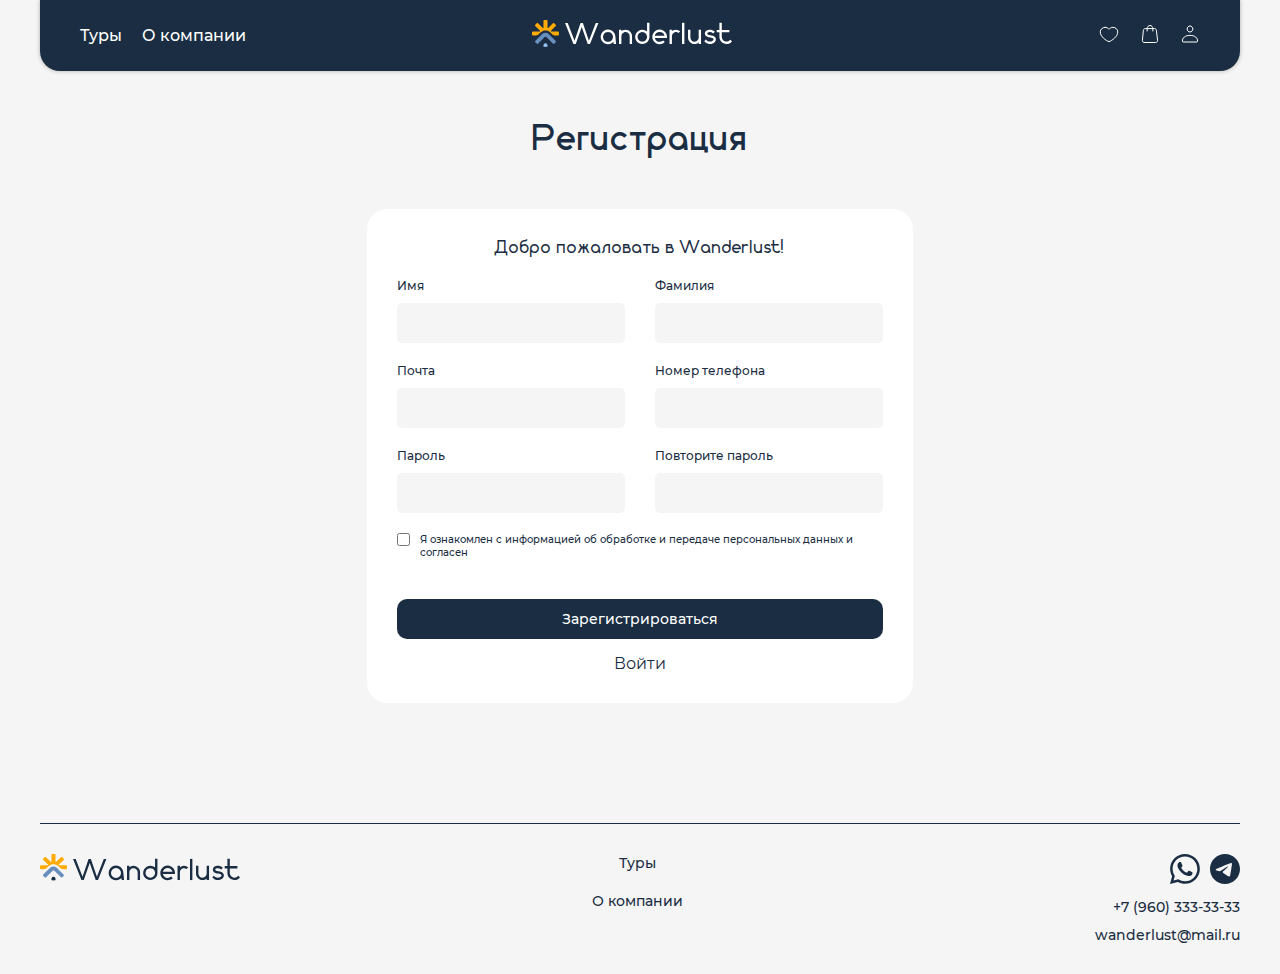
<file: registration.html>
<!DOCTYPE html>
<html lang="en">

<head>
    <meta charset="UTF-8">
    <meta name="viewport" content="width=device-width, initial-scale=1.0">
    <title>О компании Wanderlust</title>
    <link rel="stylesheet" href="assets/css/style.css">
    <link rel="shortcut icon" href="assets/logo/favicon.svg" type="image/x-icon">
</head>

<body>
    <!-- header start -->
    <header>
        <div class="header container">
            <nav>
                <a href="catalog.html">Туры</a>
                <a href="aboutCompany.html">О компании</a>
            </nav>
            <div class="logo">
                <a href="index.html"><img src="assets/logo/logo.svg" alt=""></a>
            </div>
            <div class="btn-icons">
                <a href="#"><img src="assets/image/icons/favourites.svg" alt=""></a>
                <a href="#"><img src="assets/image/icons/basket.svg" alt=""></a>
                <a href="#"><img src="assets/image/icons/profile.svg" alt=""></a>
            </div>
        </div>
    </header>
    <!-- header end -->

    <!-- authorization form start -->
    <div class="registration container">
        <h2>Регистрация</h2>
        <div class="registration-form">
            <h3>Добро пожаловать в Wanderlust!</h3>
            <div class="form-input">
                <div class="input">
                    <label for="">Имя</label>
                    <input type="text" name="" id="">
                </div>
                <div class="input">
                    <label for="">Фамилия</label>
                    <input type="text" name="" id="">
                </div>
                <div class="input">
                    <label for="">Почта</label>
                    <input type="email" name="" id="">
                </div>
                <div class="input">
                    <label for="">Номер телефона</label>
                    <input type="tel" name="" id="">
                </div>
                <div class="input">
                    <label for="">Пароль</label>
                    <input type="password" name="" id="">
                </div>
                <div class="input">
                    <label for="">Повторите пароль</label>
                    <input type="password" name="" id="">
                </div>
            </div>
            <div class="checkbox">
                <input type="checkbox" name="" id="">
                <p>Я ознакомлен с информацией об обработке и передаче персональных данных и согласен</p>
            </div>
            <input type="submit" value="Зарегистрироваться">
            <a href="authorization.html">Войти</a>
        </div>
    </div>
    <!-- authorization form end -->

    <!-- footer start -->
    <footer class="container">
        <div class="logo">
            <a href="index.html"><img src="assets/logo/logo-dark.svg" alt=""></a>
        </div>
        <nav>
            <a href="catalog.html">Туры</a>
            <a href="aboutCompany.html">О компании</a>
        </nav>
        <div class="contacts">
            <div class="social-icons">
                <a href="#">
                    <img src="assets/image/icons/whatsapp.svg" alt="">
                </a>
                <a href="#">
                    <img src="assets/image/icons/telegram.svg" alt="">
                </a>
            </div>
            <a href="tel:+7 (960) 333-33-33">+7 (960) 333-33-33</a>
            <a href="mailto:wanderlust@mail.ru">wanderlust@mail.ru</a>
        </div>
    </footer>
    <!-- footer end -->
</body>

</html>
</file>
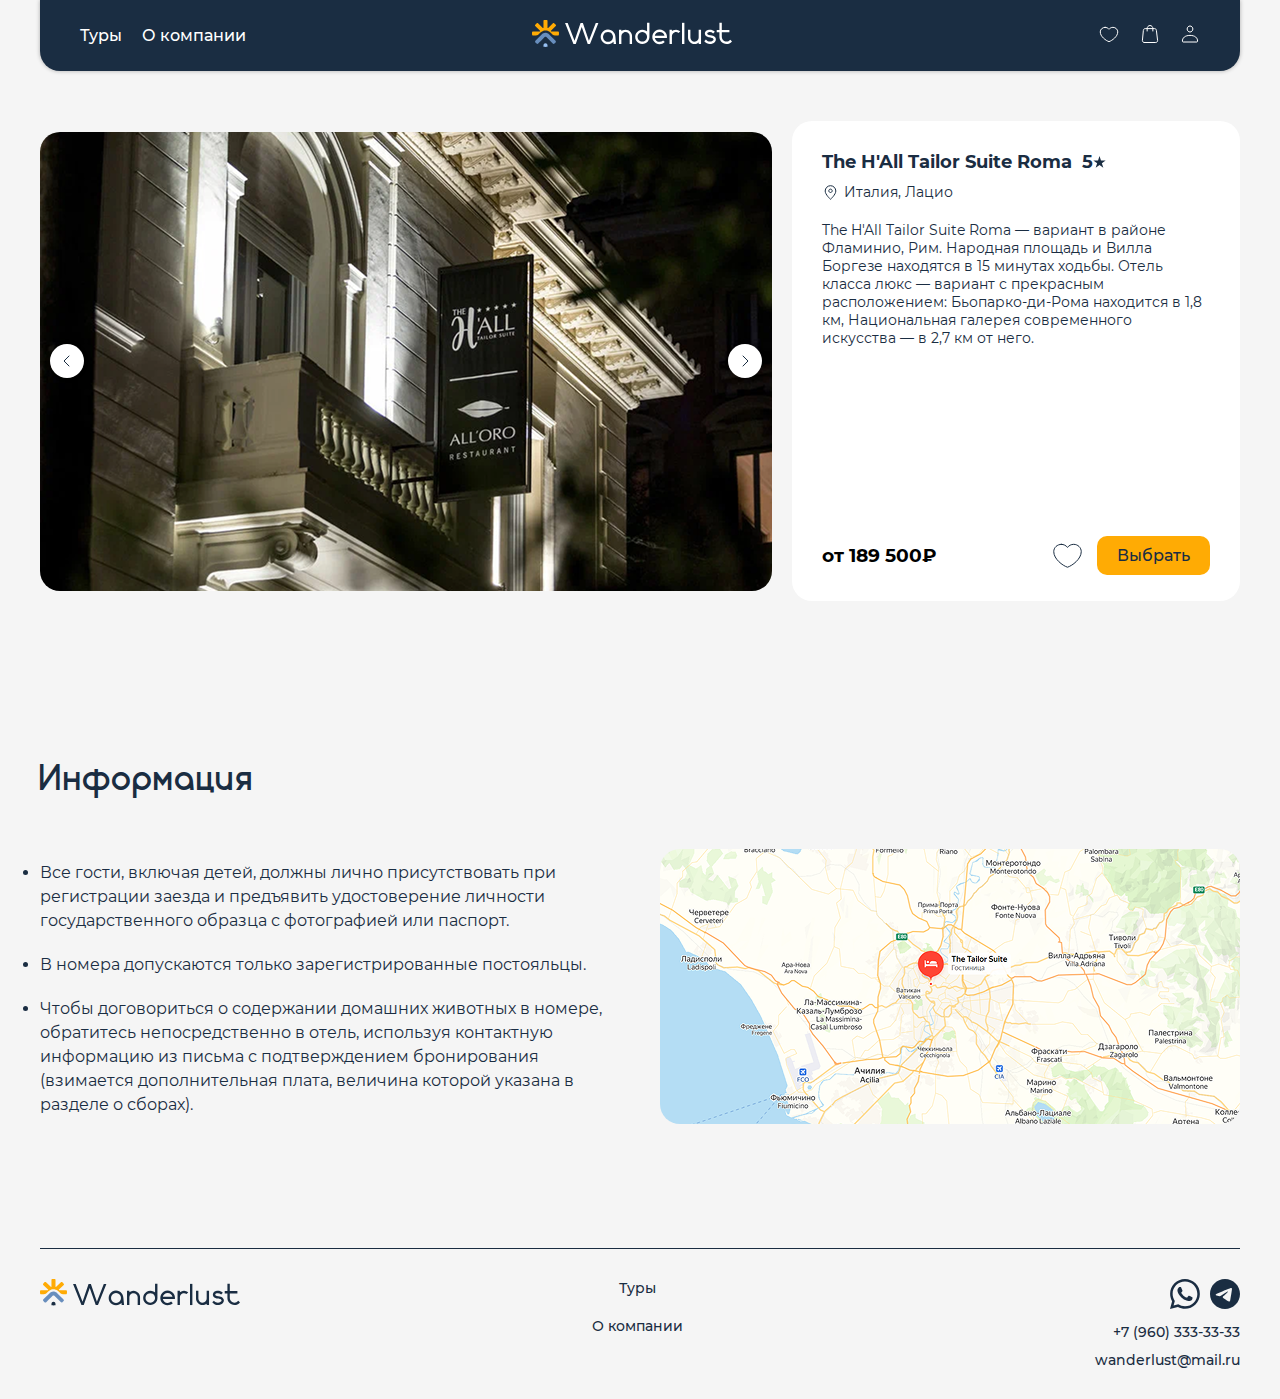
<file: tourPage.html>
<!DOCTYPE html>
<html lang="en">

<head>
    <meta charset="UTF-8">
    <meta name="viewport" content="width=device-width, initial-scale=1.0">
    <title>Отель The H'All Tailor Suite Roma</title>
    <link rel="stylesheet" href="assets/css/style.css">
    <link rel="shortcut icon" href="assets/logo/favicon.svg" type="image/x-icon">
</head>

<body>
    <!-- header start -->
    <header>
        <div class="header container">
            <nav>
                <a href="catalog.html">Туры</a>
                <a href="aboutCompany.html">О компании</a>
            </nav>
            <div class="logo">
                <a href="index.html"><img src="assets/logo/logo.svg" alt=""></a>
            </div>
            <div class="btn-icons">
                <a href="#"><img src="assets/image/icons/favourites.svg" alt=""></a>
                <a href="#"><img src="assets/image/icons/basket.svg" alt=""></a>
                <a href="authorization.html"><img src="assets/image/icons/profile.svg" alt=""></a>
            </div>
        </div>
    </header>
    <!-- header end -->

    <!-- tour page -->
    <div class="tour container">
        <div class="tour-item mt-50">
            <div class="tour-item-img">
                <img src="assets/image/icons/arrow.svg" alt="" class="arrow-left">
                <img src="assets/image/tours/t1.png" alt="" class="item-img">
                <img src="assets/image/icons/arrow.svg" alt="" class="arrow-right">
            </div>
            <div class="tour-item-text">
                <div class="tour-name">
                    <h3>The H'All Tailor Suite Roma</h3>
                    <div class="reiting">
                        <h3>5<img src="assets/image/icons/Star-dark.svg" alt=""></h3>
                    </div>
                </div>
                <div class="tour-location">
                    <img src="assets/image/icons/location.svg" alt="">
                    <p>Италия, Лацио</p>
                </div>
                <div class="tour-text">
                    <p>The H'All Tailor Suite Roma — вариант в районе Фламинио, Рим. Народная площадь и Вилла Боргезе
                        находятся в 15 минутах ходьбы. Отель класса люкс — вариант с прекрасным расположением:
                        Бьопарко-ди-Рома находится в 1,8 км, Национальная галерея современного искусства — в 2,7 км от
                        него.</p>
                </div>
                <div class="tour-item-btn">
                    <h3>от 189 500₽</h3>
                    <img src="assets/image/icons/favourite-dark.svg" alt="">
                    <div class="btn">
                        <a href="tourPage.html">Выбрать</a>
                    </div>
                </div>
            </div>
        </div>

        <div class="tour-item-info mt-160">
            <h2>Информация</h2>
            <div class="tour-item-info-and-map mt-50">
                <div class="tour-item-info-list">
                    <ul>
                        <li>Все гости, включая детей, должны лично присутствовать при регистрации заезда и предъявить
                            удостоверение личности государственного образца с фотографией или паспорт.</li>
                        <li>В номера допускаются только зарегистрированные постояльцы.</li>
                        <li>Чтобы договориться о содержании домашних животных в номере, обратитесь непосредственно в
                            отель,
                            используя контактную информацию из письма с подтверждением бронирования (взимается
                            дополнительная плата, величина которой указана в разделе о сборах).</li>
                    </ul>
                </div>
                <div class="tour-map">
                    <img src="assets/image/tour-map/map.png" alt="">
                </div>
            </div>
        </div>
    </div>

    <!-- footer start -->
    <footer class="container">
        <div class="logo">
            <a href="index.html"><img src="assets/logo/logo-dark.svg" alt=""></a>
        </div>
        <nav>
            <a href="catalog.html">Туры</a>
            <a href="aboutCompany.html">О компании</a>
        </nav>
        <div class="contacts">
            <div class="social-icons">
                <a href="#">
                    <img src="assets/image/icons/whatsapp.svg" alt="">
                </a>
                <a href="#">
                    <img src="assets/image/icons/telegram.svg" alt="">
                </a>
            </div>
            <a href="tel:+7 (960) 333-33-33">+7 (960) 333-33-33</a>
            <a href="mailto:wanderlust@mail.ru">wanderlust@mail.ru</a>
        </div>
    </footer>
    <!-- footer end -->
</body>

</html>
</file>
<file: assets/css/style.css>
* {
    padding: 0;
    margin: 0;
    outline: none;
    box-sizing: border-box;
    text-decoration: none;
    transition: all 0.3s ease-out;
    font-family: 'Montserrat', sans-serif;
    scroll-behavior: smooth;
    scroll-padding-top: 120px;
}

@font-face {
    font-family: "Montserrat";
    src: url(../fonts/Montserrat-Bold.ttf);
    font-weight: bold;
}

@font-face {
    font-family: "Montserrat";
    src: url(../fonts/Montserrat-Medium.ttf);
    font-weight: 500;
}

@font-face {
    font-family: "Montserrat";
    src: url(../fonts/Montserrat-Regular.ttf);
    font-weight: 400;
}

@font-face {
    font-family: "Montserrat";
    src: url(../fonts/Montserrat-Light.ttf);
    font-weight: 300;
}

@font-face {
    font-family: "Cruinn";
    src: url(../fonts/Cruinn-Bold.ttf);
    font-weight: bold;
}

@font-face {
    font-family: "Cruinn";
    src: url(../fonts/Cruinn-Medium.ttf);
    font-weight: 500;
}

body {
    background-color: #F5F5F5;
}

.container {
    max-width: 1200px;
    margin: 0 auto;
}

.mt-160 {
    margin-top: 160px;
}

.mt-50 {
    margin-top: 50px;
}


/* index page */
/* header start */
/* header {
    position: fixed;
    top: 0;
    width: 100%;
    z-index: 999;
} */

.header {
    display: flex;
    align-items: center;
    justify-content: space-between;
    padding: 20px 40px;
    background-color: #1A2D42;
    border-bottom-right-radius: 20px;
    border-bottom-left-radius: 20px;
    box-shadow: 0 0 4px rgba(0, 0, 0, 0.3);
}

nav {
    display: flex;
    align-items: center;
    gap: 20px;
}

nav a {
    color: white;
    font-size: 16px;
    font-weight: 500;
    position: relative;
}

nav a::after {
    content: '';
    position: absolute;
    width: 100%;
    left: 0;
    bottom: -2px;
    height: 1px;
    background-color: white;
    transform: scaleX(0);
    transition: transform 0.3s ease-out;
}

nav a:hover::after {
    transform: scaleX(1);
}

.logo {
    padding-right: 80px;
}

.btn-icons {
    display: flex;
    align-items: center;
    gap: 20px;
}

#burger, [for=burger] {
    display: none;
}

@media(max-width:1200px) {
    .header-block {
        padding: 0 40px;
    }
}

@media(max-width:800px) {
    .header nav a {
        font-size: 14px;
        color: white;
    }

    .header .logo img {
        width: 150px;
    }

    .btn-icons {
        gap: 5px;
    }

    .btn-icons img {
        width: 15px;
    }
}

@media screen and (max-width:740px) {
    .header .logo {
        position: relative;
    }

    .header .logo img {
        position: absolute;
        left: 20px;
        top: -10px;
    }

    [for=burger] {
        display: block;
        position: absolute;
        top: 30px;
        left: 60px;
        width: 30px;
        height: 30px;
        cursor: pointer;
        z-index: 1100;
    }

    .burger-icon {
        display: block;
        width: 100%;
        height: 3px;
        background: white;
        position: relative;
    }

    .burger-icon::before, .burger-icon::after {
        content: '';
        position: absolute;
        width: 100%;
        height: 3px;
        background: white;
    }

    .burger-icon::before {
        top: -8px;
    }

    .burger-icon::after {
        top: 8px;
    }

    .header-nav {
        position: absolute;
        top: 60px;
        left: -100%;
        width: 250px;
        height: 100%;
        background-color: #1A2D42;
        border: 1px solid #1A2D42;
        z-index: 1099;
        padding: 20px;
        color: #1A2D42;
    }

    .hedaer-nav a {
        color: #1A2D42;
        display: block;
        padding: 10px 30px;
        border-bottom: 1px solid #1A2D42;
    }

    #burger:checked~.header-nav {
        left: 0;
    }

    #burger:checked~[for=burger] .burger-icon::before {
        transform: rotate(45deg);
        top: 0;
    }

    #burger:checked~[for=burger] .burger-icon::after {
        transform: rotate(-45deg);
        top: 0;
    }

    #burger:checked~[for=burger] .burger-icon {
        background-color: transparent;
    }

    @media (max-width:415px) {
        .header .logo img {
            width: 90px;
            top: -5px;
        }
    }
}

/* banner start */
.banner {
    background-image: linear-gradient(#1a2d424f, #1a2d424f), url(../image/banner/banner-img.png);
    margin-top: 50px;
    background-size: cover;
    width: 100%;
    padding: 60px 80px 80px 80px;
    text-align: center;
    border-radius: 20px;
    z-index: 900;
}

h1 {
    font-size: 40px;
    font-weight: bold;
    color: white;
    margin-bottom: 30px;
}

.btn a {
    color: #1A2D42;
    background-color: #FFAB04;
    padding: 10px 20px;
    border-radius: 10px;
    font-weight: 500;
}

.btn a:hover {
    background-color: #ffcd69;
}

form {
    display: flex;
    gap: 20px;
    margin-top: 60px;
    background-color: white;
    padding: 20px 20px 20px 20px;
    border-radius: 15px;
    justify-content: center;
    text-align: center;
}

input {
    padding: 10px;
    border-radius: 10px;
    border: 1px solid #1a2d42aa;
    font-size: 14px;
}

select {
    padding: 10px;
    border-radius: 10px;
    border: 1px solid #1a2d42aa;
    font-size: 14px;
}

input[type="submit"] {
    padding: 10px;
    border-radius: 10px;
    background-color: #FFAB04;
    border: 1px solid transparent;
    font-weight: 500;
    font-size: 14px;
    cursor: pointer;
}

input[type="submit"]:hover {
    background-color: #ffcd69;
}

@media(max-width:1200px) {
    .banner-block {
        padding: 0 40px;
    }

    form {
        gap: 5px;
    }
}

@media(max-width:1160px) {
    form {
        display: flex;
        flex-direction: column;
        gap: 10px;
    }
}

@media(max-width:700px) {
    .banner {
        padding: 20px 40px 40px 40px;
    }
}

@media(max-width:600px) {
    h1 {
        font-size: 20px;
    }
}


/* lust minute tours */
.lust-minute-tours-cards {
    display: flex;
    align-items: center;
    justify-content: space-between;
    position: relative;
}

h2 {
    font-family: 'Cruinn';
    font-weight: bold;
    font-size: 36px;
    color: #1A2D42;
}

.lust-minute-tours-card {
    width: 25%;
    padding: 10px;
    cursor: pointer;
    border-radius: 15px;
}

.card-img {
    overflow: hidden;
    border-radius: 15px;
}

.card-img img:hover {
    transform: scale(1.1);
}

.lust-minute-tours-cards .arrow-left {
    background-color: white;
    box-shadow: 0 0 4px rgba(0, 0, 0, 0.25);
    border-radius: 50px;
    position: absolute;
    left: -10px;
    padding: 5px;
    cursor: pointer;
    z-index: 899;
}

.lust-minute-tours-card h3 {
    font-size: 18px;
    padding: 20px 0 10px 0;
    color: #1A2D42;
}

.lust-minute-tours-cards .arrow-right {
    z-index: 898;
    transform: rotate(180deg);
    position: absolute;
    right: -10px;
    padding: 5px;
    box-shadow: 0 0 4px rgba(0, 0, 0, 0.25);
    background-color: white;
    cursor: pointer;
    border-radius: 50px;
}

@media(max-width:1200px) {
    .lust-minute-tours {
        padding: 0 40px;
    }

    .lust-minute-tours-card {
        width: 20%;
    }

    .lust-minute-tours-card h3 {
        font-size: 16px;
    }

    .lust-minute-tours-card p {
        font-size: 13px;
    }
}

@media(max-width:1000px) {
    .lust-minute-tours-card {
        width: 30%;
    }

    .card-4 {
        display: none;
    }
}

@media(max-width:700px) {
    .lust-minute-tours-card {
        width: 50%;
    }

    .card-3 {
        display: none;
    }

    h2 {
        font-size: 24px;
    }
}


/* stocks start */
.stocks {
    display: flex;
    align-items: center;
    justify-content: space-between;
    gap: 20px;
}

.stocks-left {
    background-image: linear-gradient(#1a2d4279, #1a2d4279), url(../image/stocks/stocks-1.png);
    background-size: cover;
    width: 793px;
    padding: 30px 385px 40px 30px;
    border-radius: 20px;
}

.stocks-left h3 {
    color: white;
    font-size: 24px;
    font-weight: 500;
    padding-bottom: 30px;
}

.stocks-left p {
    color: white;
    font-size: 18px;
    font-weight: 400;
    padding-bottom: 60px;
}

.stocks-right {
    display: flex;
    padding: 30px 30px 40px 30px;
    background-color: #97C0F2;
    border-radius: 20px;
    position: relative;
    gap: 25px;
    width: 387px;
    height: 278px;
}

.stocks-right-text h3 {
    color: #1A2D42;
    font-size: 24px;
    font-weight: 500;
    padding-bottom: 30px;
}

.stocks-right-text p {
    color: #1A2D42;
    font-size: 16px;
    font-weight: 400;
    padding-bottom: 40px;
    width: 170px;
}

.stocks-right img {
    position: absolute;
    right: 30px;
    bottom: 0;
}

@media(max-width:1200px) {
    .stocks {
        padding: 0 40px;
    }
}

@media(max-width:1185px) {
    .stocks-right {
        width: 50%;
    }

    .stocks-left {
        width: 50%;
        padding: 30px 100px 40px 30px;
    }
}

@media(max-width:970px) {
    .stocks-right {
        width: 50%;
        height: 224px;
    }

    .stocks-left {
        width: 50%;
        padding: 30px;
        height: 224px;
    }

    .stocks-right h3 {
        font-size: 18px;
    }

    .stocks-left h3 {
        font-size: 18px;
    }

    .stocks-right p {
        font-size: 14px;
        width: 200px;
        padding-bottom: 20px;
    }

    .stocks-left p {
        font-size: 14px;
        padding-bottom: 20px;
    }
}

@media(max-width:800px) {
    .stocks-left {
        width: 100%;
    }

    .stocks-left p {
        padding-bottom: 50px;
    }

    .stocks-right {
        display: none;
    }

}

/* reviewa start */
.reviews-cards {
    display: flex;
    align-items: center;
    justify-content: space-between;
    gap: 20px;
}

.reviews-cards .arrow-left {
    background-color: white;
    box-shadow: 0 0 4px rgba(0, 0, 0, 0.25);
    border-radius: 50px;
    padding: 5px;
    cursor: pointer;
}

.review-card {
    border: 1px solid #1A2D42;
    border-radius: 20px;
    padding: 20px;
    display: flex;
    flex-direction: column;
    gap: 20px;
    width: 350px;
}

.user {
    display: flex;
    align-items: center;
    gap: 10px;
}

.user-name {
    display: flex;
    flex-direction: column;
    gap: 2px;
}

.user-name h3 {
    color: #1A2D42;
    font-size: 16px;
    font-weight: 500;
}

hr {
    width: 60px;
    height: 1px;
    border: 1px solid #FFAB04;
}

.stars {
    display: flex;
    align-items: center;
    gap: 1px;
}

.stars img {
    width: 10px;
}

.review-card p {
    color: #1A2D42;
    font-size: 14px;
    font-weight: 400;
}

.reviews-cards .arrow-right {
    background-color: white;
    box-shadow: 0 0 4px rgba(0, 0, 0, 0.25);
    border-radius: 50px;
    padding: 5px;
    transform: rotate(180deg);
    cursor: pointer;
}

@media(max-width:1200px) {
    .reviews {
        padding: 0 40px;
    }
}

@media(max-width:750px) {
    .none {
        display: none;
    }
}

@media(max-width:580px) {
    .none-2 {
        display: none;
    }
}


/* form start */
.form-block {
    display: flex;
    justify-content: space-between;
    padding: 50px;
    background-image: linear-gradient(#1a2d4240, #1a2d4240), url(../image/form/form-img.png);
    width: 100%;
    background-size: cover;
    border-radius: 20px;
    gap: 280px;
    margin-top: 160px;
    align-items: end;
    margin-bottom: 120px;
}

.form-content-left h2 {
    color: white;
    margin-bottom: 20px;
}

.form-content-left p {
    color: white;
    font-size: 18px;
    font-weight: 400;
    margin-bottom: 30px;
    width: 470px;
}

.form-block form {
    display: flex;
    flex-direction: column;
    gap: 20px;
    padding: 30px;
    background-color: #f5f5f541;
    backdrop-filter: blur(5px);
    border-radius: 15px;
    width: 300px;
}

.form-block input {
    border-radius: 5px;
    border: 1px solid transparent;
}

.form-block .checkbox {
    display: flex;
    gap: 10px;
    align-items: start;
}

.form-block .checkbox p {
    font-size: 10px;
    font-weight: 400;
}

.form-block input[type="submit"] {
    color: #1A2D42;
    font-size: 16px;
    font-weight: 500;
}

.form-content-right {
    display: flex;
    flex-direction: column;
    gap: 10px;
    color: white;
    width: 520px;
    text-align: right;
    font-size: 16px;
    font-weight: 400;
}

.form-content-right a {
    color: white;
}

@media(max-width:1200px) {
    .form-block-contact {
        padding: 0 40px;
    }

    .form-content-right {
        display: none;
    }
}

@media(max-width:650px) {
    .form-block {
        padding: 30px;
    }

    .form-content-left p {
        font-size: 12px;
        width: 200px;
    }
}

@media(max-width:445px) {
    .form-block {
        padding: 15px;
    }

    .form-block form {
        width: 100%;
    }

    .form-block input {
        font-size: 14px;
    }

    .form-block input ::placeholder {
        font-size: 14px;
    }
}

@media(max-width:445px) {
    .form-block form {
        width: 90%;
    }
}



/* footer start */
footer {
    border-top: 1px solid #1A2D42;
    padding: 30px 0;
    display: flex;
    justify-content: space-between;
    margin-top: 120px;
}

footer nav {
    display: flex;
    flex-direction: column;
    gap: 20px;
    padding-right: 140px;
}

footer nav a {
    color: #1A2D42;
    font-size: 14px;
}

footer nav a::after {
    background-color: #1A2D42;
}

.contacts {
    display: flex;
    flex-direction: column;
    gap: 10px;
    text-align: right;
}

.social-icons {
    display: flex;
    align-items: center;
    gap: 10px;
    justify-content: end;
}

.contacts a {
    color: #1A2D42;
    font-weight: 500;
    font-size: 14px;
}

@media(max-width:1200px) {
    footer {
        padding: 30px 100px 40px 20px;
    }
}

@media(max-width:800px) {
    footer {
        display: flex;
        flex-direction: column;
        align-items: center;
        gap: 15px;
        padding: 30px;
    }

    footer .logo img {
        text-align: center;
        width: 150px;
        margin-left: 50px;
    }

    footer nav {
        padding-right: 0;
        justify-content: center;
    }

    .contacts {
        text-align: center;
    }

    .social-icons {
        justify-content: center;
    }
}


/* btn up start */
.btn-up img {
    position: fixed;
    right: 20px;
    bottom: 20px;
    padding: 5px;
    background-color: #FFAB04;
    transform: rotate(90deg);
    border-radius: 50px;
}

@media(max-width:1160px) {
    .btn-up img {
        right: 5px;

    }
}


/* aboutCompany page */
.block-banner {
    margin-top: 50px;
    display: flex;
    justify-content: space-between;
    background-color: #97c0f27b;
    border-radius: 20px;
}

.block-banner h1 {
    font-size: 60px;
    font-family: 'Cruinn';
    font-weight: 500;
    color: #1A2D42;
    padding: 120px 90px 70px 90px;
}

.block-banner-img {
    background-image: url(../image/about_company/banner-img.png);
    background-size: cover;
    width: 50%;
    border-radius: 20px;
    text-align: center;
    padding: 106px 0;
}

.block-banner-img img {
    width: 470px;
}

.text-with-adv {
    display: flex;
    align-items: center;
    justify-content: space-between;
    gap: 35px;
}

.text-with-adv p {
    width: 50%;
    line-height: 1.8;
    font-size: 16px;
    color: #1A2D42;
}

span {
    font-weight: bold;
}

.adv {
    display: flex;
    align-items: center;
    justify-content: space-between;
    flex-wrap: wrap;
    gap: 20px;
    width: 50%;
}

.adv-card {
    width: 50%;
    padding: 20px;
    border: 1px solid #1a2d429c;
    border-radius: 20px;
    width: 275px;
}

.adv-title {
    display: flex;
    gap: 10px;
}

.adv-title h3 {
    font-size: 18px;
    font-weight: bold;
    color: #1A2D42;
}

.adv-card p {
    font-size: 14px;
    font-weight: 400;
    padding-top: 20px;
    width: 100%;
}

.text-bottom {
    font-size: 16px;
    line-height: 1.8;
    margin-bottom: 120px;
}


/* authorization page */
.authorization {
    display: flex;
    flex-direction: column;
    align-items: center;
    justify-content: center;
    margin-top: 60px;
}

.authorization-form {
    padding: 30px;
    display: flex;
    flex-direction: column;
    background-color: white;
    border-radius: 20px;
    text-align: center;
    margin-top: 50px;
    margin-bottom: 120px;
}

.authorization-form h3 {
    font-family: 'Cruinn';
    font-size: 18px;
    color: #1A2D42;
    font-weight: 500;
    padding-bottom: 20px;
}

label {
    text-align: left;
    padding: 0 0 10px 0;
    font-size: 12px;
    font-weight: 500;
    color: #1A2D42;
}

.authorization-form input {
    width: 270px;
    border-radius: 5px;
    background-color: #F5F5F5;
    border: 1px solid transparent;
    margin-bottom: 20px;
}

.authorization-form input[type="submit"] {
    background-color: #1A2D42;
    color: white;
    margin-top: 20px;
    margin-bottom: 15px;
}

.authorization-form input[type="submit"]:hover {
    background-color: #97C0F2;
}

.authorization-form a {
    color: #1A2D42;
    font-size: 16px;
}


/* registartion page */
.registration {
    display: flex;
    flex-direction: column;
    align-items: center;
    justify-content: center;
    margin-top: 50px;
}

.registration-form {
    padding: 30px;
    display: flex;
    flex-direction: column;
    background-color: white;
    border-radius: 20px;
    text-align: center;
    margin-top: 50px;
    margin-bottom: 120px;
    width: 546px;
}

.form-input {
    display: flex;
    flex-wrap: wrap;
    justify-content: space-between;
    margin-bottom: 20px;
    gap: 20px;
}


.input {
    display: flex;
    flex-direction: column;
    width: 228px;
}

.registration-form h3 {
    font-family: 'Cruinn';
    font-size: 18px;
    color: #1A2D42;
    font-weight: 500;
    padding-bottom: 20px;
}

label {
    text-align: left;
    padding: 0 0 10px 0;
    font-size: 12px;
    font-weight: 500;
    color: #1A2D42;
}

.input input {
    border-radius: 5px;
    background-color: #F5F5F5;
    border: 1px solid transparent;
}

.registration-form .checkbox {
    display: flex;
    gap: 10px;
    align-items: start;
    margin-bottom: 40px;
}

.registration-form .checkbox p {
    text-align: left;
    font-size: 10px;
    color: #1A2D42;
    font-weight: 500;
}

.registration-form input[type="submit"] {
    background-color: #1A2D42;
    color: white;
    margin-bottom: 15px;
}

.registration-form input[type="submit"]:hover {
    background-color: #97C0F2;
}

.registration-form a {
    color: #1A2D42;
    font-size: 16px;
}


/* catalog page */
/* search form start */
.catalog-form {
    margin-top: 50px;
    display: flex;
    justify-content: center;
    text-align: center;
    margin-bottom: 50px;
}

.catalog-form form {
    background-color: white;
    padding: 20px 20px 20px 20px;
    border-radius: 15px;
}

.catalog-sorti {
    text-align: right;
    margin-bottom: 30px;
}

.catalog-sorti select {
    background-color: transparent;
    border: 1px solid transparent;
    border-bottom: 1px solid #1A2D42;
    color: #1A2D42;
    border-radius: 0px;
    font-size: 14px;
    font-weight: 500;
}

.catalog-cards-and-filter {
    display: flex;
    justify-content: space-between;
    gap: 50px;
    position: relative;
    margin-bottom: 120px;
}

.catalog-filter {
    display: flex;
    flex-direction: column;
    gap: 20px;
    background-color: white;
    padding: 20px;
    border-radius: 20px;
    height: 760px;
    position: sticky;
    top: 50px;
}

.catalog-filter-title {
    display: flex;
    align-items: end;
    justify-content: space-between;
}

.catalog-filter-title p {
    font-size: 16px;
    font-weight: 500;
    color: #1A2D42;
}

.catalog-filter-title button {
    background-color: transparent;
    border: 1px solid transparent;
    color: #1A2D42;
    font-size: 12px;
    font-weight: 500;
    cursor: pointer;
}

.filter-item {
    margin-bottom: 25px;
}

.filter-item h3 {
    font-size: 14px;
    font-weight: 500;
    margin-bottom: 15px;
    color: #1A2D42;
}

.checkbox-filter {
    display: flex;
    align-items: center;
    gap: 10px;
    margin-bottom: 15px;
}

.checkbox-filter p {
    color: #1A2D42;
    font-size: 14px;
    font-weight: 400;
}

.catalog-cards {
    display: flex;
    flex-direction: column;
    gap: 20px;
}

.tour-card {
    display: flex;
    justify-content: space-between;
    gap: 30px;
    padding: 20px;
    background-color: white;
    border-radius: 20px;
    box-shadow: 0 0 5px rgba(0, 0, 0, 0.25);
}

.img-tour {
    width: 220px;
    height: 220px;
    border-radius: 12px;
    position: relative;
    overflow: hidden;
}

.img-tour img {
    border-radius: 12px;
    height: 220px;
}

.favourite-tour-icons img {
    position: absolute;
    top: 10px;
    right: 10px;
    cursor: pointer;
    height: 20px;
    width: 20px;
}

.tour-info {
    width: 420px;
}

.tour-name {
    display: flex;
    gap: 10px;
    padding-bottom: 10px;
}

.tour-name h3 {
    font-size: 18px;
    color: #1A2D42;
}

.tour-location {
    display: flex;
    gap: 5px;
    align-items: center;
    padding-bottom: 20px;
}

.tour-location p {
    font-size: 14px;
    font-weight: 400;
    color: #1A2D42;
}

.tour-text p {
    font-size: 14px;
    font-weight: 400;
    color: #1A2D42;
}

.tour-price-and-btn {
    display: flex;
    flex-direction: column;
    text-align: center;
    padding: 5px 0px 0 30px;
    border-left: 1px solid #AAB7B7;
}

.tour-price-and-btn p {
    color: #1A2D42;
    font-size: 12px;
    font-weight: 400;
    padding-bottom: 5px;
}

.tour-price-and-btn h3 {
    padding-bottom: 25px;
}

.tour-price-and-btn .btn a {
    padding: 10px 33px;
    font-size: 16px;
}


/* tour page */
.tour-item {
    display: flex;
    align-items: center;
    justify-content: space-between;
    gap: 20px;
}

.tour-item-img {
    position: relative;
    border-radius: 20px;
    overflow: hidden;
    display: flex;
    align-items: center;
}

.tour-item-img .arrow-left {
    background-color: white;
    box-shadow: 0 0 4px rgba(0, 0, 0, 0.25);
    border-radius: 50px;
    position: absolute;
    left: 10px;
    padding: 5px;
    cursor: pointer;
    z-index: 800;
}

.tour-item-img .arrow-right {
    background-color: white;
    box-shadow: 0 0 4px rgba(0, 0, 0, 0.25);
    border-radius: 50px;
    position: absolute;
    right: 10px;
    padding: 5px;
    cursor: pointer;
    z-index: 799;
    transform: rotate(180deg);
}

.tour-item-text {
    display: flex;
    flex-direction: column;
    background-color: white;
    border-radius: 20px;
    width: 40%;
    padding: 30px;
}

.tour-item-btn {
    display: flex;
    align-items: center;
    justify-content: space-between;
    margin-top: 192px;
}

.tour-item-btn img {
    padding-left: 100px;
    cursor: pointer;
}

.tour-item-info-and-map {
    display: flex;
    align-items: center;
    justify-content: space-between;
    gap: 30px;
    margin-bottom: 120px;
}

ul {
    display: flex;
    flex-direction: column;
    gap: 20px;
}

ul li {
    font-size: 16px;
    font-weight: 400;
    color: #1A2D42;
    line-height: 1.5;
}

.tour-map img {
    border-radius: 20px;
}
</file>
